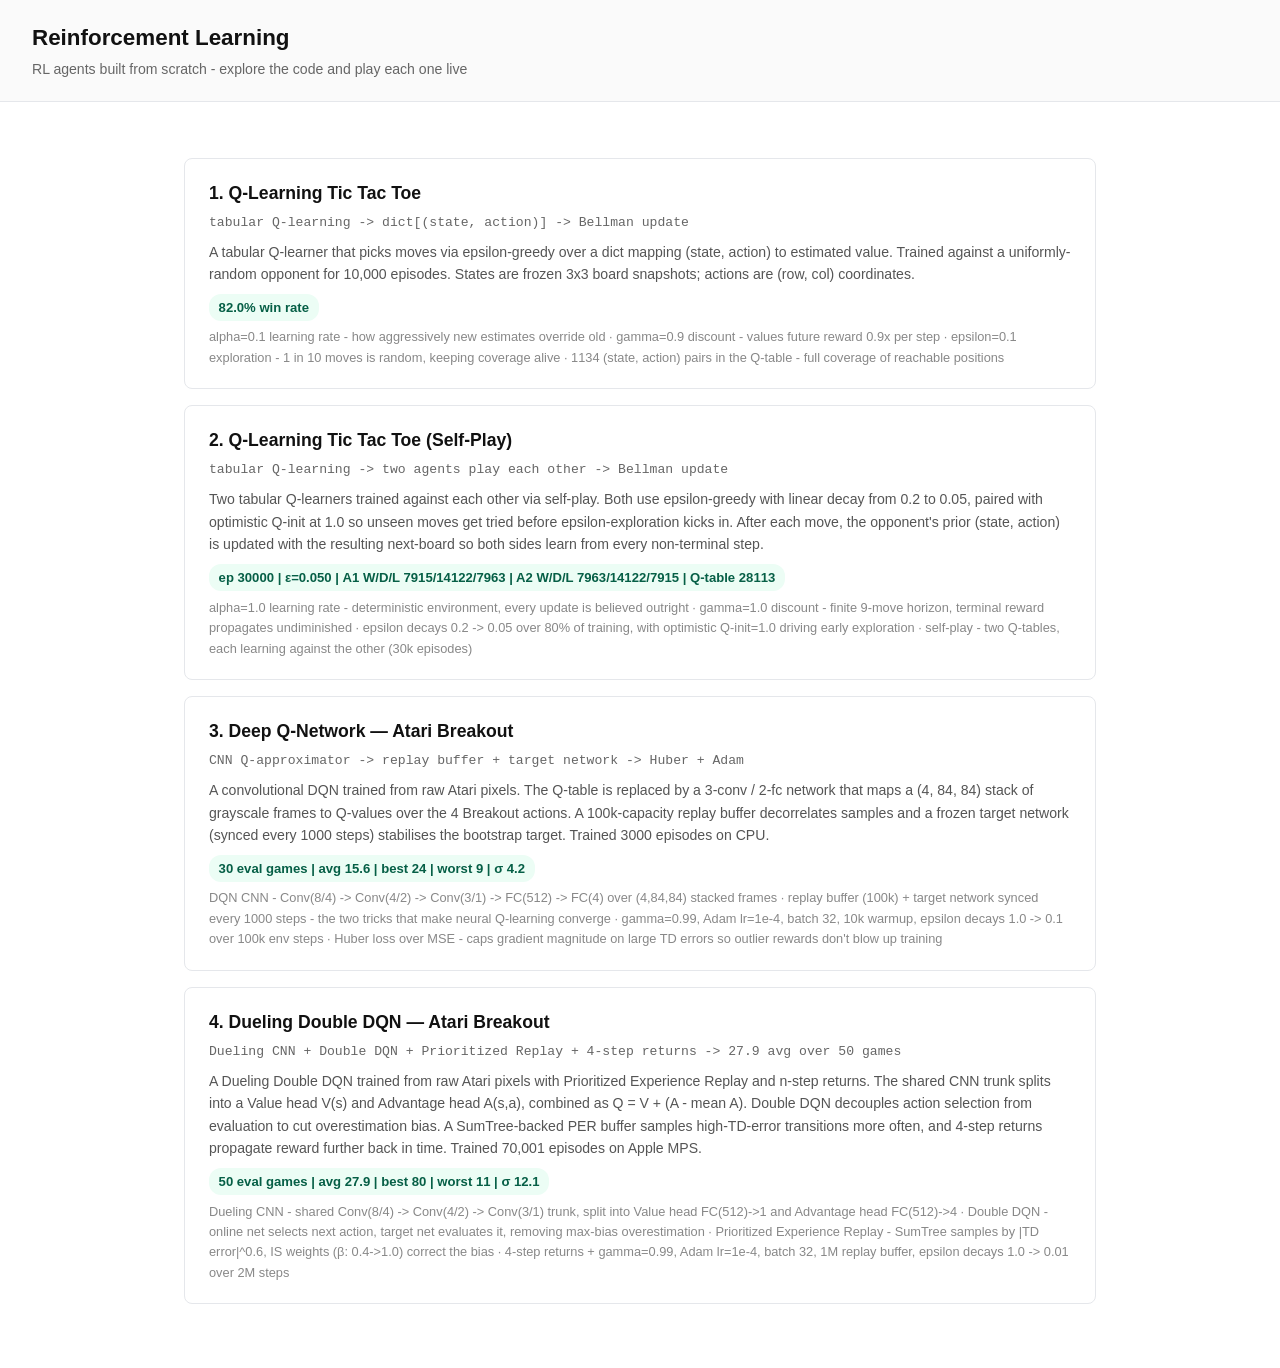
<file: docs/index.html>
<!DOCTYPE html>
<html lang="en">
<head>
  <meta charset="UTF-8">
  <meta name="viewport" content="width=device-width, initial-scale=1.0">
  <title>Reinforcement Learning</title>
  <link rel="stylesheet" href="style.css">
</head>
<body>
  <header class="page-header">
    <h1 id="site-title">Reinforcement Learning</h1>
    <div id="site-subtitle" class="subtitle"></div>
  </header>

  <main class="page-body">
    <section id="project-grid" class="network-grid">
      <!-- Populated by script.js from projects/registry.json -->
    </section>
  </main>

  <script src="script.js"></script>
  <script>renderIndex();</script>
</body>
</html>
</file>
<file: docs/style.css>
/* ── Reset & Base ─────────────────────────────────────────────────────────── */
* { box-sizing: border-box; margin: 0; padding: 0; }

body {
  background: #fff;
  color: #333;
  font-family: -apple-system, BlinkMacSystemFont, 'Segoe UI', Helvetica, Arial, sans-serif;
  font-size: 15px;
  line-height: 1.6;
  min-height: 100vh;
}

a { color: #2563eb; text-decoration: none; }
a:hover { text-decoration: underline; }

/* ── Page shell ───────────────────────────────────────────────────────────── */
.page-header {
  border-bottom: 1px solid #e5e7eb;
  padding: 1.25rem 2rem;
  background: #fafafa;
}
.page-header h1 {
  font-size: 1.4rem;
  font-weight: 600;
  color: #111;
}
.page-header .subtitle {
  font-size: 0.88rem;
  color: #666;
  margin-top: 0.15rem;
}
.page-header a {
  color: #666;
  font-size: 0.85rem;
}
.page-header a:hover { color: #111; }

.page-body {
  max-width: 960px;
  margin: 0 auto;
  padding: 2rem 1.5rem 4rem;
}

/* ── Landing page: network cards ──────────────────────────────────────────── */
.network-grid {
  display: grid;
  grid-template-columns: 1fr;
  gap: 1rem;
  margin-top: 1.5rem;
}

.network-card {
  display: block;
  background: #fff;
  border: 1px solid #e5e7eb;
  border-radius: 8px;
  padding: 1.25rem 1.5rem;
  transition: border-color 0.15s, box-shadow 0.15s;
  text-decoration: none;
  color: inherit;
}
.network-card:hover {
  border-color: #2563eb;
  box-shadow: 0 2px 8px rgba(37, 99, 235, 0.08);
  text-decoration: none;
}
.network-card h2 {
  font-size: 1.1rem;
  font-weight: 600;
  color: #111;
  margin-bottom: 0.3rem;
}
.network-card .arch {
  font-family: 'SFMono-Regular', Consolas, monospace;
  font-size: 0.82rem;
  color: #666;
  margin-bottom: 0.5rem;
}
.network-card .desc {
  font-size: 0.88rem;
  color: #555;
  margin-bottom: 0.5rem;
}
.network-card .accuracy {
  display: inline-block;
  background: #ecfdf5;
  color: #065f46;
  font-size: 0.82rem;
  font-weight: 600;
  padding: 0.2rem 0.6rem;
  border-radius: 12px;
}
.network-card .techniques {
  font-size: 0.8rem;
  color: #888;
  margin-top: 0.4rem;
}

/* ── Network page layout ──────────────────────────────────────────────────── */
.network-page-body {
  max-width: 1100px;
  margin: 0 auto;
  padding: 1.5rem 1.5rem 4rem;
}

.network-meta {
  margin-bottom: 1.5rem;
}
.network-meta h1 {
  font-size: 1.5rem;
  font-weight: 600;
  color: #111;
}
.network-meta .arch {
  font-family: 'SFMono-Regular', Consolas, monospace;
  font-size: 0.88rem;
  color: #666;
  margin-top: 0.25rem;
}
.network-meta .result-summary {
  font-size: 0.88rem;
  color: #555;
  margin-top: 0.35rem;
}

/* Try-it widget */
.try-it-section {
  background: #f9fafb;
  border: 1px solid #e5e7eb;
  border-radius: 8px;
  padding: 1.25rem 1.5rem;
  margin-bottom: 2rem;
}
.try-it-section h2 {
  font-size: 0.95rem;
  font-weight: 600;
  color: #333;
  margin-bottom: 0.75rem;
  text-transform: uppercase;
  letter-spacing: 0.04em;
}
.try-it-layout {
  display: flex;
  gap: 1.5rem;
  align-items: flex-start;
}
.try-it-left {
  display: flex;
  flex-direction: column;
  align-items: center;
  gap: 0.6rem;
  flex-shrink: 0;
}
.canvas-wrapper {
  border: 2px solid #d1d5db;
  border-radius: 8px;
  overflow: hidden;
  background: #000;
}
#draw-canvas {
  display: block;
  cursor: crosshair;
  touch-action: none;
}
.demo-video {
  display: block;
  width: 320px;
  height: auto;
  max-width: 100%;
  background: #000;
}
.canvas-buttons {
  display: flex;
  gap: 0.5rem;
}
.canvas-hint {
  font-size: 0.78rem;
  color: #999;
}

button {
  padding: 0.45rem 1.1rem;
  border-radius: 6px;
  border: 1px solid #d1d5db;
  background: #fff;
  font-size: 0.88rem;
  font-weight: 500;
  cursor: pointer;
  transition: background 0.12s, border-color 0.12s;
  color: #333;
}
button:hover { background: #f3f4f6; border-color: #bbb; }
button:active { transform: scale(0.98); }

.btn-primary {
  background: #2563eb;
  color: #fff;
  border-color: #2563eb;
}
.btn-primary:hover { background: #1d4ed8; border-color: #1d4ed8; }
.btn-primary:disabled { opacity: 0.4; cursor: not-allowed; }

.try-it-right {
  flex: 1;
  min-width: 0;
  overflow: hidden;
}
.try-it-right > .notes-body { min-width: 0; max-width: 100%; }
.prediction-display {
  text-align: center;
  padding: 0.5rem 0;
}
.prediction-label { color: #999; font-size: 0.88rem; }
.prediction-number {
  font-size: 3.5rem;
  font-weight: 700;
  color: #111;
  line-height: 1.1;
}
.prediction-conf {
  font-size: 0.82rem;
  color: #666;
  margin-top: 0.2rem;
}

#bar-chart {
  display: flex;
  flex-direction: column;
  gap: 3px;
  margin-top: 0.5rem;
}
.bar-row {
  display: flex;
  align-items: center;
  gap: 0.4rem;
  font-size: 0.8rem;
}
.bar-digit {
  width: 14px;
  text-align: right;
  color: #888;
  font-family: monospace;
  flex-shrink: 0;
}
.bar-track {
  flex: 1;
  background: #e5e7eb;
  border-radius: 3px;
  height: 14px;
  overflow: hidden;
}
.bar-fill {
  height: 100%;
  border-radius: 3px;
  background: #93c5fd;
  transition: width 0.3s ease;
}
.bar-fill.top { background: #2563eb; }
.bar-pct {
  width: 40px;
  text-align: right;
  color: #888;
  font-family: monospace;
  flex-shrink: 0;
}

/* ── Notebook container ───────────────────────────────────────────────────── */
.nb-container {
  background: #fff;
  border: 1px solid #e5e7eb;
  border-radius: 8px;
  overflow: hidden;
}

.nb-top-bar {
  display: flex;
  align-items: center;
  justify-content: space-between;
  background: #f9fafb;
  border-bottom: 1px solid #e5e7eb;
  padding: 0.5rem 1rem;
  gap: 0.75rem;
}
.nb-title {
  font-size: 0.95rem;
  font-weight: 600;
  color: #333;
}
.nb-top-bar-right {
  display: flex;
  align-items: center;
  gap: 0.6rem;
}

.nb-kernel-indicator {
  display: flex;
  align-items: center;
  gap: 0.35rem;
  font-size: 0.8rem;
  color: #666;
}
.nb-kernel-dot {
  width: 9px;
  height: 9px;
  border-radius: 50%;
  background: #d1d5db;
  border: 1px solid #aaa;
  transition: background 0.3s;
}
.nb-kernel-dot.idle   { background: #34d399; border-color: #059669; }
.nb-kernel-dot.busy   { background: #fbbf24; border-color: #d97706; }
.nb-kernel-dot.error  { background: #f87171; border-color: #dc2626; }

.nb-toolbar-btn {
  background: #fff;
  color: #555;
  border: 1px solid #d1d5db;
  border-radius: 4px;
  padding: 0.25rem 0.65rem;
  font-size: 0.78rem;
  font-weight: 600;
  cursor: pointer;
}
.nb-toolbar-btn:hover { background: #f3f4f6; color: #333; }

/* ── Notebook cells ───────────────────────────────────────────────────────── */
#notebook-render {
  padding: 0.4rem 0;
}

/* Markdown cell */
.nb-md-cell {
  padding: 0.6rem 1rem 0.6rem 4.5rem;
  border-left: 3px solid transparent;
  line-height: 1.7;
  color: #333;
  font-size: 0.92rem;
}
.nb-md-cell:hover { border-left-color: #e5e7eb; }
.nb-md-cell h1 {
  font-size: 1.6rem;
  color: #111;
  margin: 0.5rem 0 0.4rem;
  border-bottom: 1px solid #e5e7eb;
  padding-bottom: 0.3rem;
}
.nb-md-cell h2 {
  font-size: 1.3rem;
  color: #111;
  margin: 1rem 0 0.4rem;
  border-bottom: 1px solid #e5e7eb;
  padding-bottom: 0.2rem;
}
.nb-md-cell h3 { font-size: 1.1rem; color: #111; margin: 0.8rem 0 0.3rem; }
.nb-md-cell p  { margin-bottom: 0.6rem; }
.nb-md-cell ul, .nb-md-cell ol { padding-left: 1.5rem; margin-bottom: 0.6rem; }
.nb-md-cell li { margin-bottom: 0.2rem; }
.nb-md-cell code {
  background: #f3f4f6;
  padding: 0.1em 0.35em;
  border-radius: 3px;
  font-family: 'SFMono-Regular', Consolas, monospace;
  font-size: 0.88em;
  color: #c7254e;
}
.nb-md-cell pre {
  background: #f3f4f6;
  padding: 0.8rem;
  border-radius: 4px;
  overflow-x: auto;
  margin-bottom: 0.6rem;
}
.nb-md-cell pre code { background: none; color: #333; }
.nb-md-cell table { border-collapse: collapse; margin: 0.5rem 0; font-size: 0.88rem; }
.nb-md-cell th, .nb-md-cell td { border: 1px solid #e5e7eb; padding: 0.35rem 0.7rem; }
.nb-md-cell th { background: #f9fafb; font-weight: 600; }
.nb-md-cell strong { font-weight: 700; }
.nb-md-cell em { font-style: italic; }

/* Code cell */
.nb-code-cell {
  border-left: 3px solid transparent;
  margin: 0.2rem 0;
}
.nb-code-cell:hover { border-left-color: #e5e7eb; }
.nb-code-cell.selected { border-left-color: #2563eb; }
.nb-code-cell.running  { border-left-color: #f59e0b; }

.nb-input-area {
  display: flex;
  align-items: flex-start;
  padding: 0.25rem 0.5rem 0.25rem 0;
}

.nb-in-prompt {
  width: 4.5rem;
  flex-shrink: 0;
  text-align: right;
  padding: 0.4rem 0.5rem 0 0;
  font-size: 0.78rem;
  font-family: monospace;
  color: #2563eb;
  user-select: none;
}

.nb-editor {
  flex: 1;
  font-family: 'SFMono-Regular', Consolas, 'Courier New', monospace;
  font-size: 0.85rem;
  line-height: 1.5;
  color: #333;
  background: #f8f9fa;
  border: 1px solid #e5e7eb;
  border-radius: 3px;
  padding: 0.5rem 0.6rem;
  resize: none;
  overflow: hidden;
  min-height: 2.4rem;
  outline: none;
  transition: border-color 0.15s, background 0.15s;
}
.nb-editor:focus {
  border-color: #2563eb;
  background: #fff;
  box-shadow: 0 0 0 2px rgba(37, 99, 235, 0.1);
}

.nb-run-btn {
  flex-shrink: 0;
  background: none;
  border: none;
  color: #bbb;
  font-size: 0.95rem;
  padding: 0.4rem 0.4rem;
  cursor: pointer;
  margin-left: 0.2rem;
  border-radius: 4px;
  line-height: 1;
}
.nb-run-btn:hover { color: #2563eb; background: #f3f4f6; }

/* Output area */
.nb-output-area {
  display: flex;
  align-items: flex-start;
  padding: 0 0.5rem 0 0;
  min-height: 0;
}
.nb-out-prompt {
  width: 4.5rem;
  flex-shrink: 0;
  text-align: right;
  padding: 0.4rem 0.5rem 0 0;
  font-size: 0.78rem;
  font-family: monospace;
  color: #dc2626;
  user-select: none;
}
.nb-output-content {
  flex: 1;
  padding: 0.15rem 0 0.35rem;
}

.nb-stdout {
  font-family: monospace;
  font-size: 0.82rem;
  line-height: 1.5;
  color: #333;
  white-space: pre-wrap;
  word-break: break-word;
  margin: 0;
  background: none;
  border: none;
  padding: 0.15rem 0;
}

.nb-error-text {
  font-family: monospace;
  font-size: 0.82rem;
  line-height: 1.5;
  color: #dc2626;
  white-space: pre-wrap;
  word-break: break-word;
  margin: 0;
  padding: 0.35rem 0.6rem;
  background: #fef2f2;
  border-left: 3px solid #f87171;
  border-radius: 0 3px 3px 0;
}

.nb-running-text {
  font-size: 0.8rem;
  color: #999;
  font-style: italic;
  padding: 0.25rem 0;
}

.nb-plot-img {
  max-width: 100%;
  display: block;
  margin: 0.3rem 0;
}

/* Cell dividers */
.nb-code-cell + .nb-code-cell,
.nb-md-cell + .nb-code-cell,
.nb-code-cell + .nb-md-cell {
  border-top: 1px solid #f3f4f6;
}

/* ── Notes section ────────────────────────────────────────────────────────── */
.notes-section {
  margin-bottom: 2rem;
}
.notes-section h2 {
  font-size: 0.95rem;
  font-weight: 600;
  color: #333;
  margin-bottom: 0.5rem;
  text-transform: uppercase;
  letter-spacing: 0.04em;
}
.notes-body {
  font-size: 0.9rem;
  line-height: 1.7;
  color: #444;
}
.notes-body h1 { font-size: 1.15rem; color: #111; margin-bottom: 0.5rem; }
.notes-body h2 { font-size: 1rem; color: #111; margin: 1rem 0 0.4rem; }
.notes-body h3 { font-size: 0.92rem; color: #333; margin: 0.8rem 0 0.3rem; }
.notes-body p { margin-bottom: 0.6rem; }
.notes-body ul, .notes-body ol { padding-left: 1.4rem; margin-bottom: 0.6rem; }
.notes-body li { margin-bottom: 0.2rem; }
.notes-body code {
  background: #f3f4f6;
  padding: 0.1em 0.35em;
  border-radius: 3px;
  font-size: 0.85em;
  color: #c7254e;
}
.notes-body pre {
  background: #f3f4f6;
  padding: 0.6rem 0.8rem;
  border-radius: 4px;
  overflow-x: auto;
  margin: 0.4rem 0 0.6rem;
  max-width: 100%;
}
.notes-body pre code {
  background: none;
  padding: 0;
  color: #333;
  font-family: 'SFMono-Regular', Consolas, monospace;
  font-size: 0.82rem;
  white-space: pre;
}
.notes-body em { font-style: italic; color: #555; }

/* ── Tic Tac Toe board (sits inside .try-it-left where the MNIST canvas
 *    would go; uses the same card/border language as .canvas-wrapper) ─── */
.ttt-wrapper {
  border: 1px solid #e5e7eb;
  border-radius: 10px;
  overflow: hidden;
  background: #e5e7eb;
  box-shadow: 0 1px 3px rgba(0, 0, 0, 0.04);
  display: inline-block;
  line-height: 0;
}
.ttt-board {
  display: grid;
  grid-template-columns: repeat(3, 88px);
  grid-template-rows:    repeat(3, 88px);
  gap: 1px;
}
.ttt-cell {
  background: #fff;
  border: none;
  border-radius: 0;
  padding: 0;
  font-size: 2.6rem;
  font-weight: 500;
  font-family: 'SFMono-Regular', Consolas, monospace;
  color: #111;
  cursor: pointer;
  display: flex;
  align-items: center;
  justify-content: center;
  transition: background 0.12s;
}
.ttt-cell:hover:not(:disabled) { background: #f9fafb; }
.ttt-cell:disabled { cursor: default; }
.ttt-cell.x,
.ttt-cell.o { color: #111; }
.ttt-cell.winning { background: #f0fdf4; }

.ttt-status {
  text-align: center;
  font-size: 0.95rem;
  font-weight: 500;
  color: #444;
  min-height: 1.4rem;
  padding: 0.25rem 0;
}
.ttt-status.win  { color: #065f46; font-weight: 600; }
.ttt-status.loss { color: #991b1b; font-weight: 600; }
.ttt-status.draw { color: #666;    font-weight: 600; }

.ttt-agent-picker {
  display: flex;
  gap: 0.5rem;
  margin-bottom: 0.75rem;
  flex-wrap: wrap;
}
.ttt-agent-btn {
  padding: 0.35rem 0.75rem;
  font-size: 0.85rem;
}
.ttt-agent-btn.active {
  background: #2563eb;
  color: #fff;
  border-color: #2563eb;
}
.ttt-agent-btn.active:hover {
  background: #1d4ed8;
  border-color: #1d4ed8;
}

/* ── Responsive ───────────────────────────────────────────────────────────── */
@media (max-width: 640px) {
  .page-body, .network-page-body { padding: 1rem; }
  .try-it-layout { flex-direction: column; align-items: center; }
  .try-it-right { width: 100%; }
  .nb-in-prompt, .nb-out-prompt { width: 3rem; font-size: 0.7rem; }
  .nb-md-cell { padding-left: 3rem; }
  .ttt-board {
    grid-template-columns: repeat(3, 72px);
    grid-template-rows:    repeat(3, 72px);
  }
}
</file>
